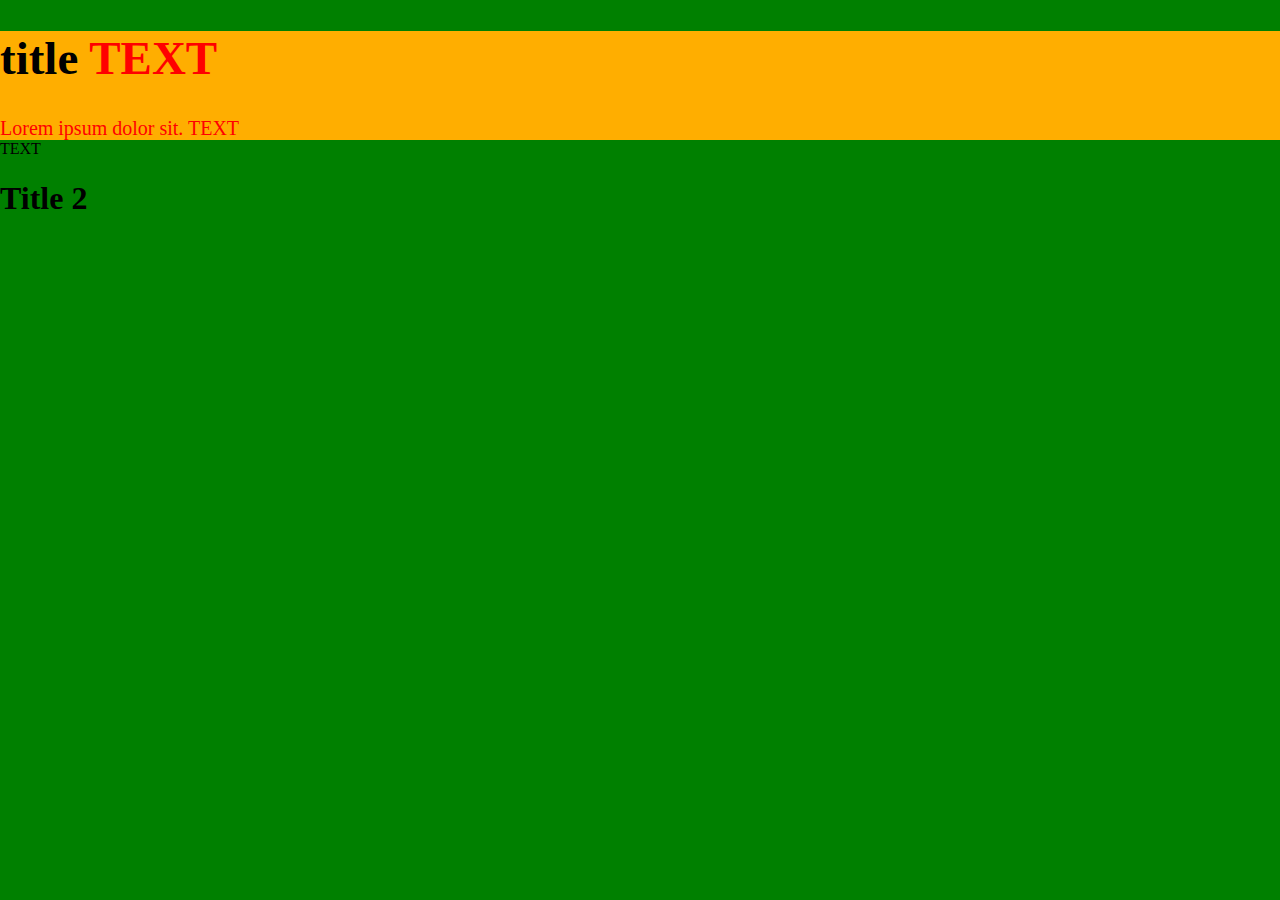
<file: TUTORIALS/SASS practice/index.html>
<!DOCTYPE html>
<html lang="en">
  <head>
    <meta charset="UTF-8" />
    <meta name="viewport" content="width=device-width, initial-scale=1.0" />
    <title>Document</title>
    <link rel="stylesheet" href="css/style.css" />
  </head>
  <body>
    <div class="wrapper active">
      <h1>title <span>TEXT</span></h1>
      <p>Lorem ipsum dolor sit. <span>TEXT</span></p>
    </div>
    <span>TEXT</span>

    <h1>Title 2</h1>
  </body>
</html>
</file>
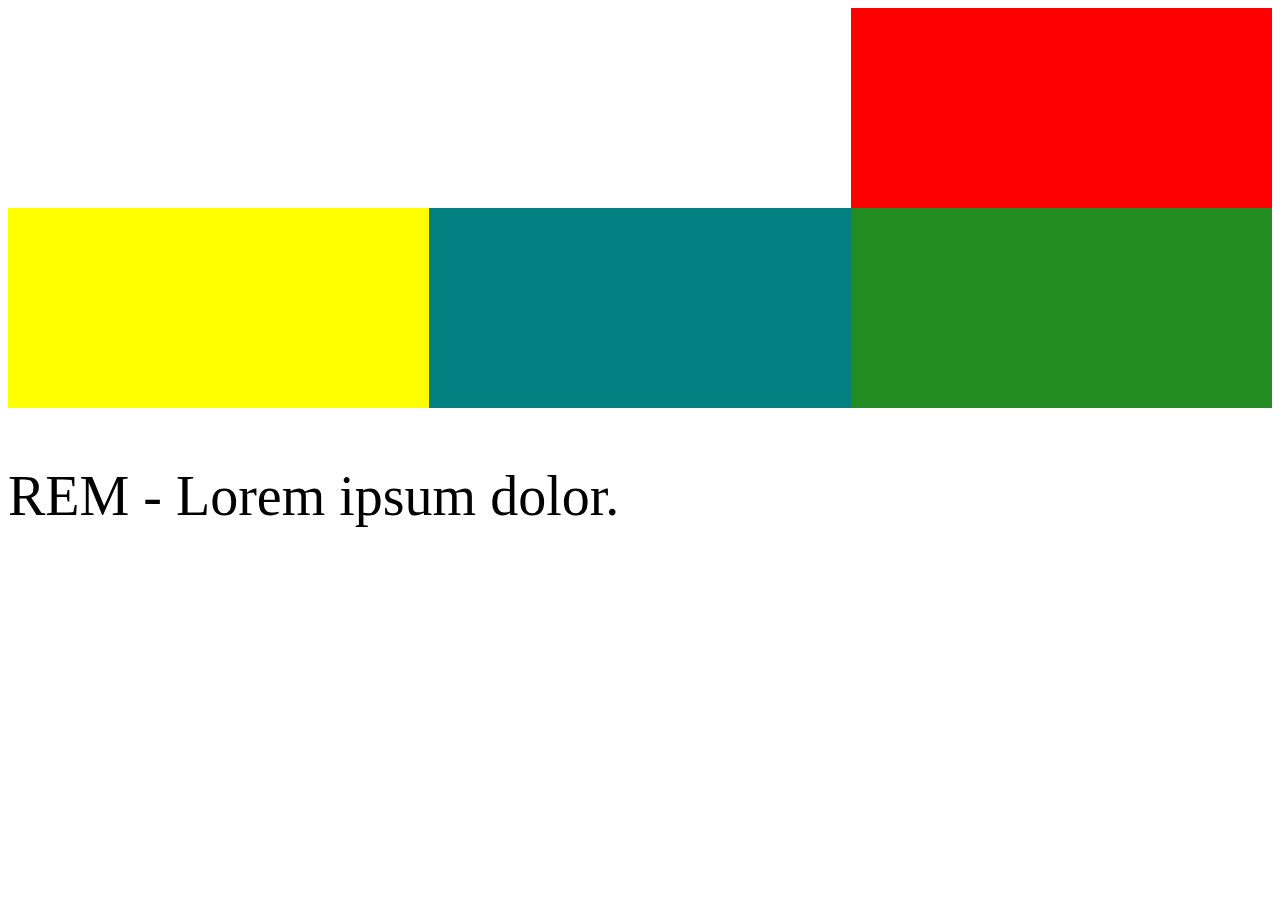
<file: TUTORIALS/GRID/basics/index.html>
<!doctype html>
<html lang="en">
<head>
    <meta charset="UTF-8">
    <meta name="viewport"
          content="width=device-width, user-scalable=no, initial-scale=1.0, maximum-scale=1.0, minimum-scale=1.0">
    <meta http-equiv="X-UA-Compatible" content="ie=edge">
    <title>Document</title>
    <link rel="stylesheet" href="style.css">
</head>
<body>
    <div class="grid-wrapper">
        <div class="grid-item1"></div>
        <div class="grid-item2"></div>
        <div class="grid-item3"></div>
        <div class="grid-item4"></div>
    </div>

    <div class="text">
        <p>REM - Lorem ipsum dolor.</p>
    </div>
</body>
</html>
</file>
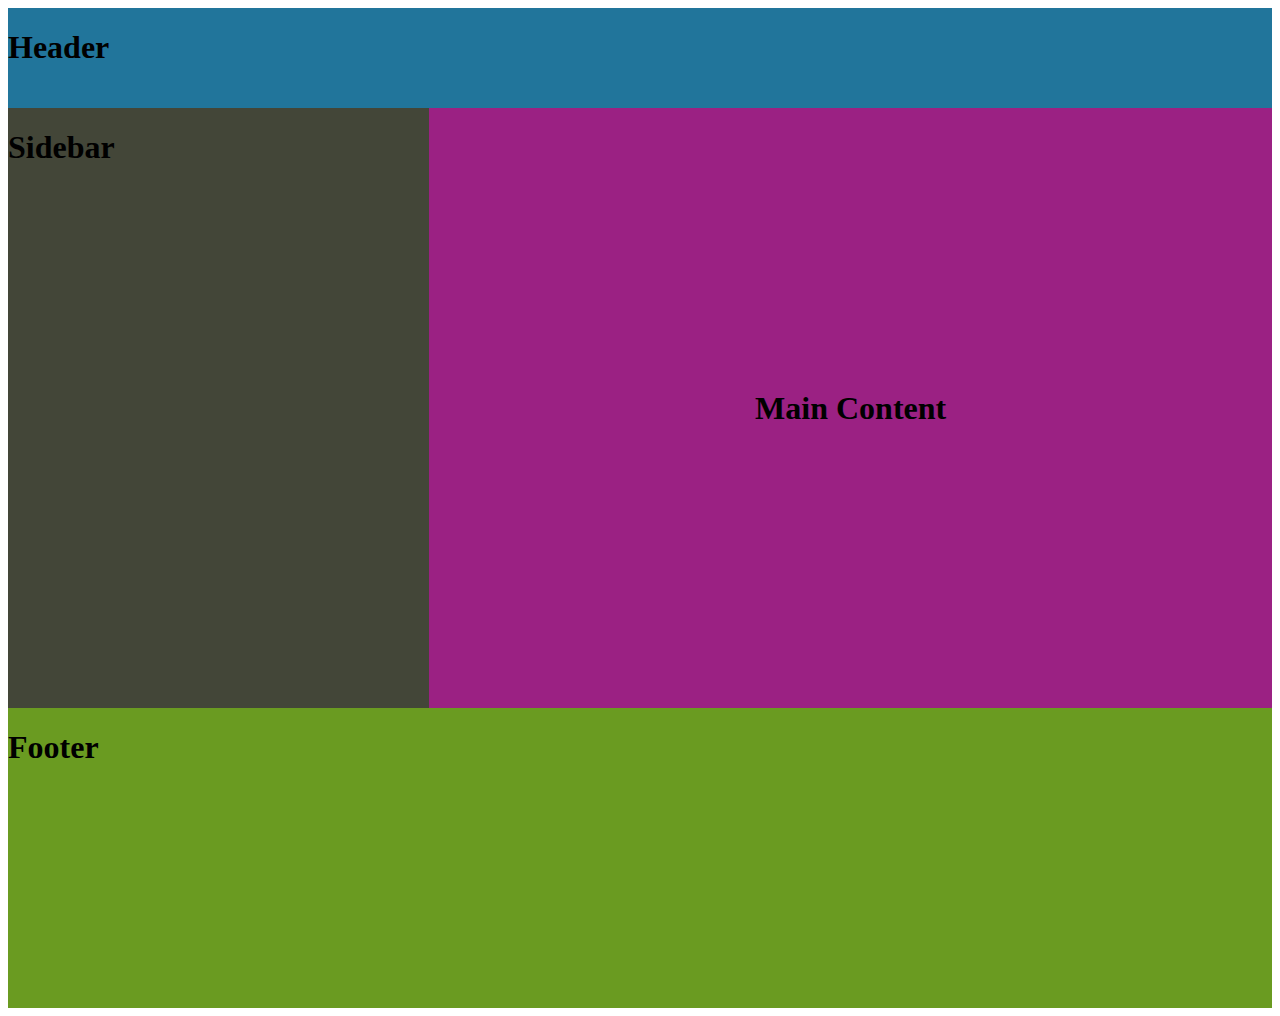
<file: TUTORIALS/GRID/grid-areas/index.html>
<!doctype html>
<html lang="en">
<head>
    <meta charset="UTF-8">
    <meta name="viewport"
          content="width=device-width, user-scalable=no, initial-scale=1.0, maximum-scale=1.0, minimum-scale=1.0">
    <meta http-equiv="X-UA-Compatible" content="ie=edge">
    <title>Document</title>
    <link rel="stylesheet" href="style.css">
</head>
<body>
    <div class="wrapper">
        <div class="header"><h1>Header</h1></div>
        <div class="main-content"><h1>Main Content</h1></div>
        <div class="sidebar"><h1>Sidebar</h1> </div>
        <div class="footer"><h1>Footer</h1> </div>
    </div>
</body>
</html>
</file>
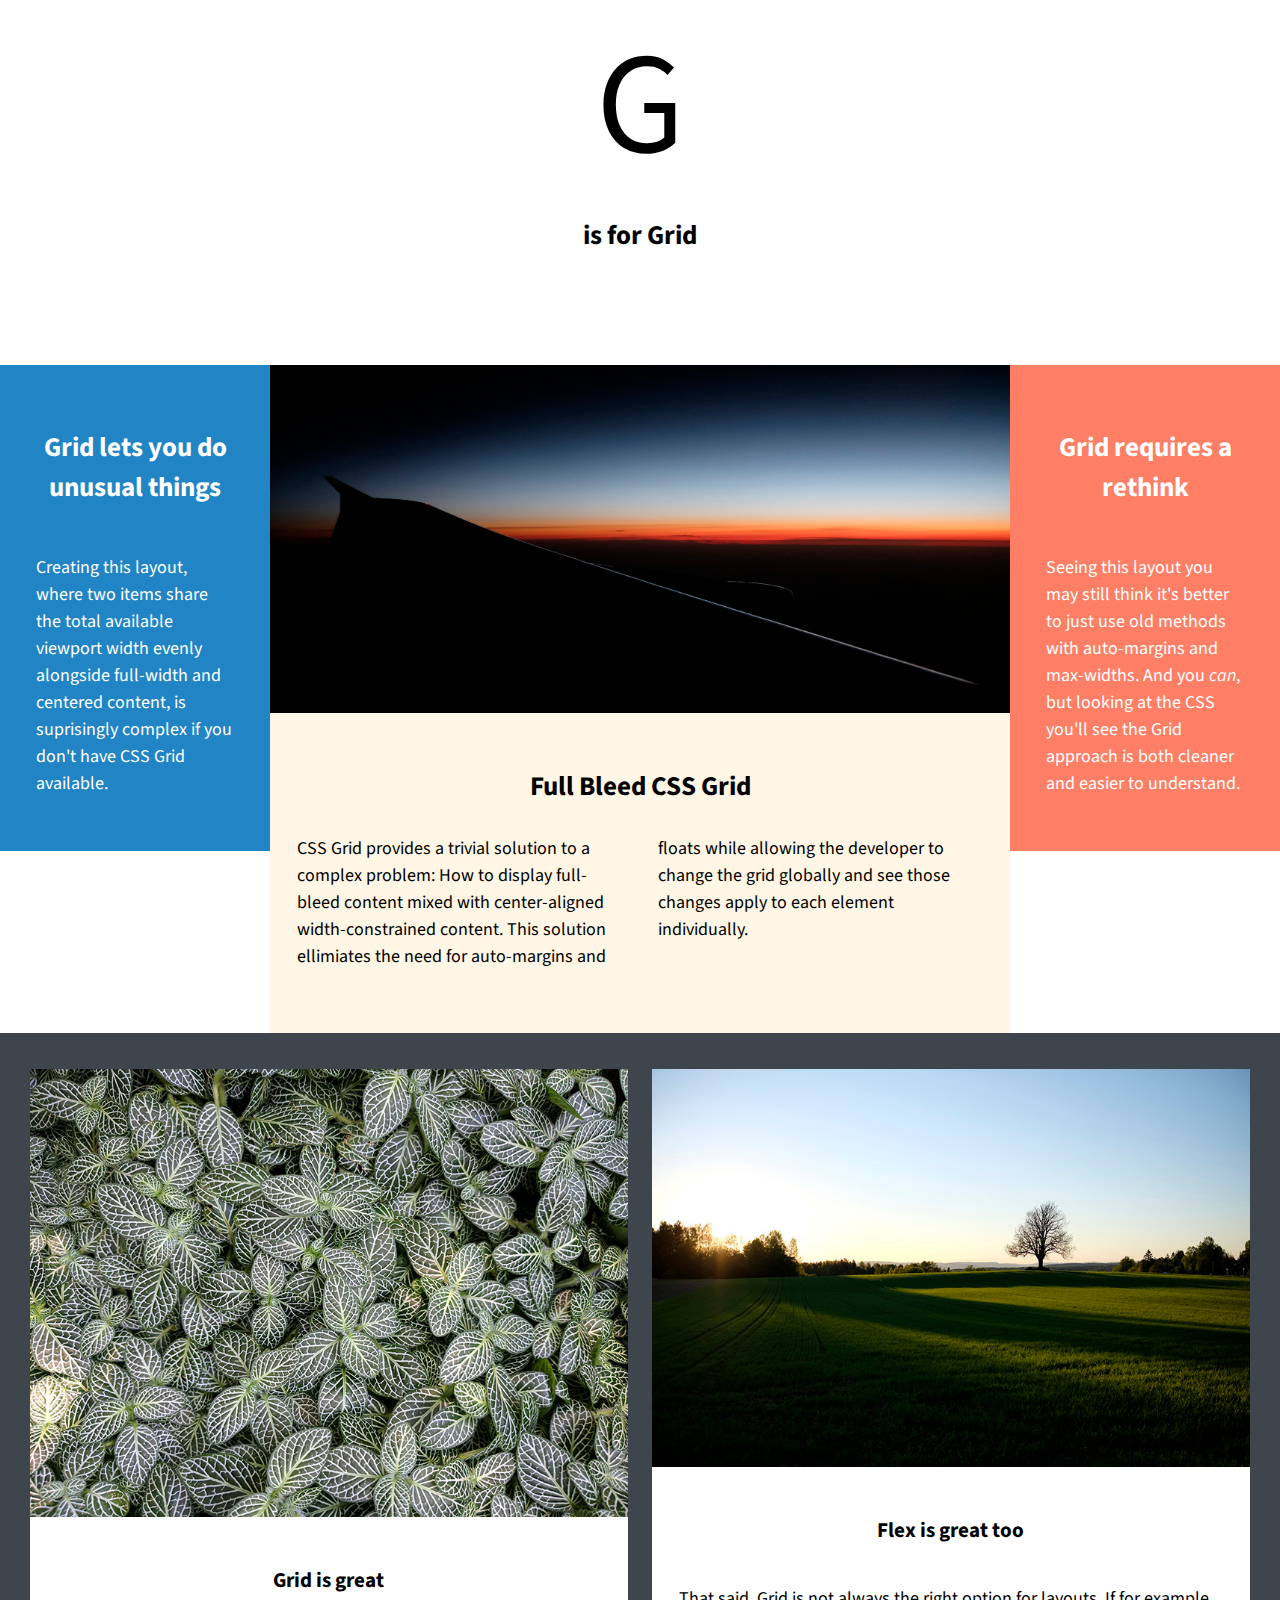
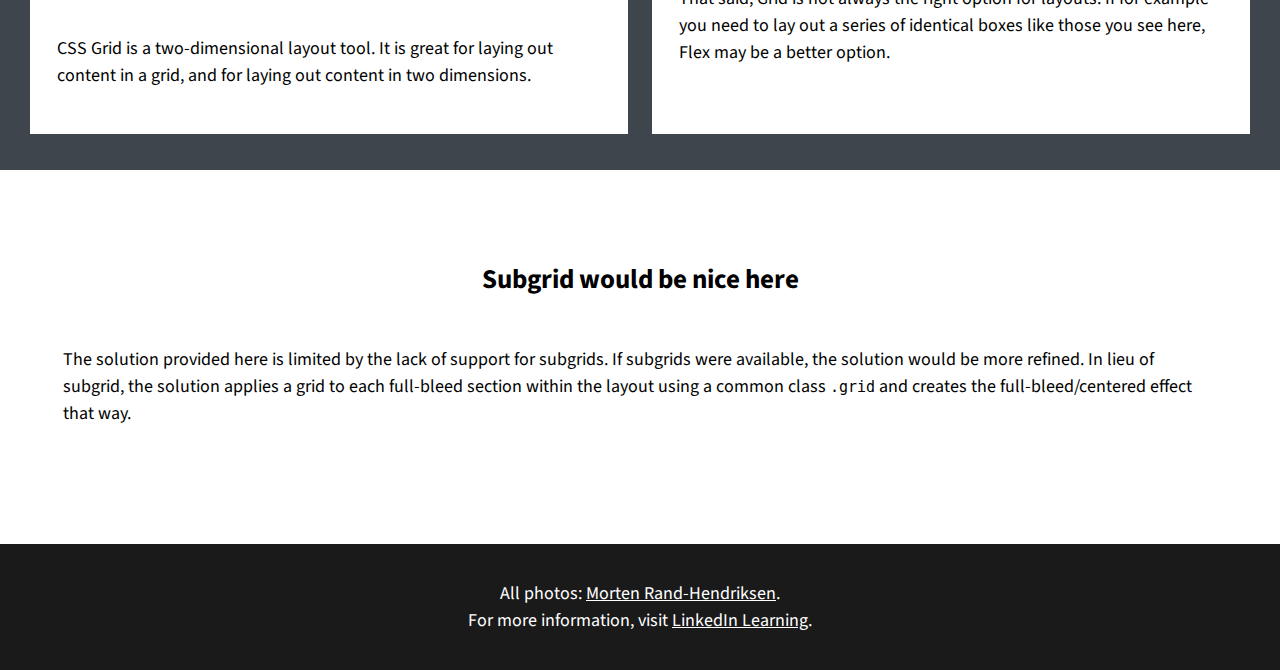
<file: TUTORIALS/GRID/multi-column-layout/index.html>
<!DOCTYPE html>
<html lang="en-US">

<head>
    <meta charset="UTF-8">
    <meta name="viewport" content="width=device-width, initial-scale=1">
    <title>Basic Grid Demo</title>
    <link href="https://fonts.googleapis.com/css?family=PT+Serif:400,400i,700,700i|Source+Sans+Pro:400,400i,600,600i" rel="stylesheet">
    <link rel="stylesheet" href="style-main.css" type="text/css" media="all">
</head>

<body class="site">
    <a class="skip-link screen-reader-text" href="#content">Skip to content</a>

    <header class="masthead">
        <div class="logo">G</div>
        <h2 class="site-title">is for Grid</h2>
    </header><!-- .masthead -->

    <figure class="feature">
        <img src="images/wing.jpg" alt="The sun sets behind the wing of an airliner.">
    </figure>

    <main id="content" class="main-area">
        <section class="splash">
            <div class="splash-content">
                <h2 class="content-title">Full Bleed CSS Grid</h2>
                <div class="splash-text">
                    <p>CSS Grid provides a trivial solution to a complex problem: How to display full-bleed content mixed with center-aligned width-constrained content. This solution ellimiates the need for auto-margins and floats while allowing the developer to change the grid globally and see those changes apply to each element individually.</p>
                </div><!-- .splash-text -->
            </div><!-- .splash-content -->
        </section><!-- .splash -->

        <section class="buckets">
            <ul>
                <li>
                    <img src="images/nerve.jpg" alt="The leaves of a Nerve Plant.">
                    <div class="bucket">
                        <h3 class="bucket-title">Grid is great</h3>
                        <p>CSS Grid is a two-dimensional layout tool. It is great for laying out content in a grid, and for laying out content in two dimensions.</p>
                    </div><!-- .bucket -->
                </li>
                <li>
                    <img src="images/tree.jpg" alt="A solitary tree in a field.">
                    <div class="bucket">
                        <h3 class="bucket-title">Flex is great too</h3>
                        <p>That said, Grid is not always the right option for layouts. If for example you need to lay out a series of identical boxes like those you see here, Flex may be a better option.</p>
                    </div><!-- .bucket -->
                </li>
            </ul>
        </section><!-- .buckets -->

        <section class="more">
            <div class="more-content">
                <h2 class="content-title">Subgrid would be nice here</h2>
                <p>The solution provided here is limited by the lack of support for subgrids. If subgrids were available, the solution would be more refined. In lieu of subgrid, the solution applies a grid to each full-bleed section within the layout using a common class <code>.grid</code> and creates the full-bleed/centered effect that way.<p>
            </div><!-- .more-content -->
        </section><!-- .more -->

    </main>

    <aside class="sidebar">
        <div class="twin">
            <h2 class="content-title">Grid lets you do unusual things</h2>
            <p>Creating this layout, where two items share the total available viewport width evenly alongside full-width and centered content, is suprisingly complex if you don't have CSS Grid available.</p>
        </div>
        <div class="twin">
            <h2 class="content-title">Grid requires a rethink</h2>
            <p>Seeing this layout you may still think it's better to just use old methods with auto-margins and max-widths. And you <em>can</em>, but looking at the CSS you'll see the Grid approach is both cleaner and easier to understand.</p>
        </div>
    </aside><!-- .sidebar -->

    <footer class="colophon">
		<aside>All photos: <a href="https://twitter.com/mor10" target="_blank" rel="nofollow">Morten Rand-Hendriksen</a>.</aside>
        <aside>For more information, visit <a href="https://linkedin.com/learning" target="_blank" rel="nofollow">LinkedIn Learning</a>.</aside>
    </footer>

</body>

</html>
</file>
<file: TUTORIALS/SASS practice/css/style.css>
html {
  line-height: 1.15; /* 1 */
  -webkit-text-size-adjust: 100%; /* 2 */
}

body {
  margin: 0;
}

main {
  display: block;
}

h1 {
  font-size: 2em;
  margin: 0.67em 0;
}

hr {
  box-sizing: content-box; /* 1 */
  height: 0; /* 1 */
  overflow: visible; /* 2 */
}

pre {
  font-family: monospace, monospace; /* 1 */
  font-size: 1em; /* 2 */
}

a {
  background-color: transparent;
}

abbr[title] {
  border-bottom: none; /* 1 */
  text-decoration: underline; /* 2 */
  -webkit-text-decoration: underline dotted;
          text-decoration: underline dotted; /* 2 */
}

b,
strong {
  font-weight: bolder;
}

code,
kbd,
samp {
  font-family: monospace, monospace; /* 1 */
  font-size: 1em; /* 2 */
}

small {
  font-size: 80%;
}

sub,
sup {
  font-size: 75%;
  line-height: 0;
  position: relative;
  vertical-align: baseline;
}

sub {
  bottom: -0.25em;
}

sup {
  top: -0.5em;
}

img {
  border-style: none;
}

button,
input,
optgroup,
select,
textarea {
  font-family: inherit; /* 1 */
  font-size: 100%; /* 1 */
  line-height: 1.15; /* 1 */
  margin: 0; /* 2 */
}

button,
input {
  /* 1 */
  overflow: visible;
}

button,
select {
  /* 1 */
  text-transform: none;
}

button,
[type=button],
[type=reset],
[type=submit] {
  -webkit-appearance: button;
}

button::-moz-focus-inner,
[type=button]::-moz-focus-inner,
[type=reset]::-moz-focus-inner,
[type=submit]::-moz-focus-inner {
  border-style: none;
  padding: 0;
}

button:-moz-focusring,
[type=button]:-moz-focusring,
[type=reset]:-moz-focusring,
[type=submit]:-moz-focusring {
  outline: 1px dotted ButtonText;
}

fieldset {
  padding: 0.35em 0.75em 0.625em;
}

legend {
  box-sizing: border-box; /* 1 */
  color: inherit; /* 2 */
  display: table; /* 1 */
  max-width: 100%; /* 1 */
  padding: 0; /* 3 */
  white-space: normal; /* 1 */
}

progress {
  vertical-align: baseline;
}

textarea {
  overflow: auto;
}

[type=checkbox],
[type=radio] {
  box-sizing: border-box; /* 1 */
  padding: 0; /* 2 */
}

/**
     * Correct the cursor style of increment and decrement buttons in Chrome.
     */
[type=number]::-webkit-inner-spin-button,
[type=number]::-webkit-outer-spin-button {
  height: auto;
}

/**
     * 1. Correct the odd appearance in Chrome and Safari.
     * 2. Correct the outline style in Safari.
     */
[type=search] {
  -webkit-appearance: textfield; /* 1 */
  outline-offset: -2px; /* 2 */
}

/**
     * Remove the inner padding in Chrome and Safari on macOS.
     */
[type=search]::-webkit-search-decoration {
  -webkit-appearance: none;
}

/**
     * 1. Correct the inability to style clickable types in iOS and Safari.
     * 2. Change font properties to `inherit` in Safari.
     */
::-webkit-file-upload-button {
  -webkit-appearance: button; /* 1 */
  font: inherit; /* 2 */
}

/* Interactive
       ========================================================================== */
/*
     * Add the correct display in Edge, IE 10+, and Firefox.
     */
details {
  display: block;
}

/*
     * Add the correct display in all browsers.
     */
summary {
  display: list-item;
}

/* Misc
       ========================================================================== */
/**
     * Add the correct display in IE 10+.
     */
template {
  display: none;
}

/**
     * Add the correct display in IE 10.
     */
[hidden] {
  display: none;
}

* {
  margin: 0;
  padding: 0;
  box-sizing: border-box;
}

body {
  background-color: green;
}

.wrapper {
  display: none;
  background-color: rgb(255, 174, 0);
}
.wrapper h1 {
  font-size: 47px;
  font-weight: bold;
}
.wrapper h1 span {
  color: red;
}
.wrapper h1 span:hover {
  color: floralwhite;
}
.wrapper h1:hover {
  color: floralwhite;
}
.wrapper p {
  font-size: 20px;
  color: red;
}
.wrapper.active {
  display: block;
}

a {
  text-decoration: none;
}

h1 {
  color: black;
}/*# sourceMappingURL=style.css.map */
</file>
<file: TUTORIALS/GRID/basics/style.css>
.grid-wrapper{
    display: grid;
    grid-template-columns: 50% 50%;
    grid-template-columns: 1fr 1fr; /*Fractions*/
    grid-template-columns: 1fr 2fr;
    grid-template-columns: 900px minmax(100px, 200px) 500px; /*minmax*/ /*1em = 16px*/
    grid-template-columns: repeat(3, 1fr); /*repeat()*/
    grid-template-columns: [line-first] 1fr [line-second] 1fr [line-third] 1fr [line-last]; /*named lines*/
    grid-template-columns: [main-start] 1fr [main-end] 1fr [sidebar-start] 1fr [sidebar-end]; /*named lines*/
}

.grid-wrapper div{
    width: 100%;
    height: 200px;
}

.grid-item1{
    background-color: red;
    grid-column: 1/4;
    grid-column: line-second/line-last;
    grid-column: sidebar;
    /*!*named lines*!*/
    /*grid-column: main-start/sidebar-end;*/
    /*grid-column: main/sidebar;*/
    /*grid-column: main;*/
    /*grid-row: 1/2;*/
}
.grid-item2{
    background-color: yellow;
}
.grid-item3{
    background-color: teal;
    /*grid-column: 2 span;*/
    /*grid-row: 2/3;*/
}
.grid-item4{
    background-color: forestgreen;
    /*grid-row: 3; !*extendable*!*/
}

.text{
    font-size: 28px;
}

.text p{
    font-size: 32px;
    font-size: 2rem; /*1rem = 24px*/ /*font-side: 48px*/
    font-size: 2em; /*1em = 28px*/ /*font-size: 52px*/
}

/*button{*/
/*    font-size: 30px;*/
/*}*/

/*button{*/
/*    padding: 1em;*/
/*}*/
</file>
<file: TUTORIALS/GRID/grid-areas/style.css>
/*.wrapper{*/
/*    display: grid;*/
/*    grid-template-columns: repeat(3, 1fr);*/
/*    grid-template-rows: minmax(100px, auto) repeat(3, minmax(200px, auto)) minmax(300px, auto);*/
/*    grid-template-areas:*/
/*        "header header header"*/
/*        "sidebar main main"*/
/*        "sidebar main main"*/
/*        "sidebar main main"*/
/*        "footer footer footer"*/
/*    ;        !*Create empty area with ".":   "sidebar . main"*!*/
/*}*/

.wrapper{
    display: grid;
    grid-template-columns: repeat(3, 1fr);
    grid-template-rows: minmax(100px, auto) repeat(3, minmax(200px, auto)) minmax(300px, auto);
    grid-auto-rows: minmax(100px, auto);
    grid-template-areas:
        "header header header"
        "sidebar main main"
        "sidebar main main"
        "sidebar main main"
        "footer footer footer"
    ;
}

.wrapper div{
    /*height: 200px;*/
}
.header{
    background-color: #21759b;
    grid-area: header;
}
.main-content{
    background-color: #9b2183;
    grid-area: main;
    display: inherit;
    align-content: center;
    justify-content: center;
}
.sidebar{
    background-color: #434638;
    grid-area: sidebar;
}
.footer{
    background-color: #6a9b21;
    grid-area: footer;
}

@media screen and (max-width: 768px){
    .wrapper{
        grid-template-columns: repeat(2, 1fr);
        grid-template-rows: minmax(100px, auto) minmax(150px, auto) repeat(3, minmax(200px, auto)) minmax(300px, auto);
        grid-template-areas:
        "header header"
        "sidebar sidebar"
        "main main"
        "main main"
        "main main"
        "footer footer"
    ;
    }
}

/*.wrapper div{*/
/*    width: 100%;*/
/*    color: white;*/
/*    font-size: 1.2rem;*/
/*    display: grid;*/
/*    place-items: center;*/
/*}*/

/*.header{*/
/*    background-color: red;*/
/*    grid-area: header;*/
/*}*/
/*.main-content{*/
/*    background-color: yellow;*/
/*    grid-area: main;*/
/*}*/
/*.sidebar{*/
/*    background-color: teal;*/
/*    grid-area: sidebar;*/
/*}*/
/*.footer{*/
/*    background-color: forestgreen;*/
/*    grid-area: footer;*/
/*}*/

/*@media screen and (max-width: 760px){*/
/*    .wrapper{*/
/*        grid-template-columns: repeat(2, 1fr);*/
/*        grid-template-rows: minmax(100px, auto) repeat(4, minmax(200px, auto)) minmax(300px, auto);*/
/*        grid-template-areas:*/
/*            "header header"*/
/*            "sidebar sidebar"*/
/*            "main main"*/
/*            "main main"*/
/*            "main main"*/
/*            "footer footer"*/
/*        ;*/
/*    }*/
/*}*/
</file>
<file: TUTORIALS/GRID/multi-column-layout/style-main.css>
/*--------------------------------------------------------------
Accessibility
--------------------------------------------------------------*/
/* Text meant only for screen readers */
.screen-reader-text {
	clip: rect(1px, 1px, 1px, 1px);
	position: absolute !important;
	height: 1px;
	width: 1px;
	overflow: hidden;
}

.screen-reader-text:hover,
.screen-reader-text:active,
.screen-reader-text:focus {
	background-color: #f1f1f1;
	border-radius: 3px;
	box-shadow: 0 0 2px 2px rgba(0, 0, 0, 0.6);
	clip: auto !important;
	color: #21759b;
	display: block;
	font-size: 14px;
	font-weight: bold;
	height: auto;
	left: 5px;
	line-height: normal;
	padding: 15px 23px 14px;
	text-decoration: none;
	top: 5px;
	width: auto;
	z-index: 100000; /* Above WP toolbar */
}

/*--------------------------------------------------------------
Typography
--------------------------------------------------------------*/

body {
	margin: 0;
}

body,
button,
input,
select,
textarea {
	font-family: 'Source Sans Pro', 'Helvetica', 'Arial', sans-serif;
	font-size: 18px;
	line-height: 1.5;
}

h1,
h2,
h3,
h4,
h5,
h6 {
	clear: both;
}

p {
	margin-bottom: 1.5em;
}

b,
strong {
	font-weight: bold;
}

dfn,
cite,
em,
i {
	font-style: italic;
}

blockquote {
	margin: 0 1.5em;
}

address {
	margin: 0 0 1.5em;
}

pre {
    display: inline-block;
    font-family: "Courier 10 Pitch", Courier, monospace;
    color: #ddca7e;
    background: #282c34;
	padding: .5em .8em;
    border-radius: .2em;
}

code,
kbd,
tt,
var {
	font: 15px Monaco, Consolas, "Andale Mono", "DejaVu Sans Mono", monospace;
}

abbr,
acronym {
	border-bottom: 1px dotted #666;
	cursor: help;
}

mark,
ins {
	background: #fff9c0;
	text-decoration: none;
}

sup,
sub {
	font-size: 75%;
	height: 0;
	line-height: 0;
	position: relative;
	vertical-align: baseline;
}

sup {
	bottom: 1ex;
}

sub {
	top: .5ex;
}

small {
	font-size: 75%;
}

big {
	font-size: 125%;
}

figure {
	margin: 0;
	padding: 0;
}


/*--------------------------------------------------------------
General styling
--------------------------------------------------------------*/

h1,
h2,
h3 {
	text-align: center;
	margin: 0;
	padding: 1em 0;
}

p {
	margin: 0;
	padding: 1em 0;
}

img {
	display: block;
	border: 0;
	width: 100%;
	height: auto;
}


/* Promo section */

.logo,
.site-title {
	text-align: center;
}

.logo {
	font-size: 8em;
}

.site-title {
	margin-top: -1em;
	margin-bottom: 3em;
}

/* Splash section */

.splash {
	background: #FFF6E5;
	padding-bottom: 2em;
}

.splash-content {
	padding: 1.5em;
}

@media screen and (min-width: 600px) {
	.splash-text {
		columns: 2;
		column-gap: 2em;
	}

	.splash-text p {
		padding-top: 0;
	}
}

/* Buckets section */

.buckets {
	padding: 2em 1em 1em;
	background: #3E454C;
}

.buckets ul {
	margin: 0;
	padding: 0;
}

.buckets li {
	margin-bottom: 1em;
	background: white;
	list-style-type: none;
}

.bucket {
	padding: 1.5em;
}

/* More section */

.more {
	padding: 2em;
}

.more-content {
	padding: 1.5em;
}

/* Twins section */

.sidebar {
	background: hsl(0, 0%, 90%);
}

.twin {
	padding: 2em;
	background: #2185C5;
	color: white;
}

.twin:last-of-type {
	background: #FF7F66;
}

/* Colophon section */
.colophon {
	padding: 2em;
	background: hsl(0, 0%, 10%);
	color: white;
	text-align: center;
}

.colophon a {
	color: white;
}

.colophon a:hover,
.colophon a:focus {
	border-bottom: 1px solid white;
}


/*--------------------------------------------------------------
Use flex to create a three-bucket layout
--------------------------------------------------------------*/

@media screen and (min-width: 700px) {
	@supports (display: flex) {

		.buckets ul {
			display: flex;
			justify-content: space-around;
		}

		.buckets li {
			width: 48%;
		}

	}
}

/*--------------------------------------------------------------
Basic responsive layout for all browsers:
--------------------------------------------------------------*/

.site {
	max-width: 50em;
	margin: 0 auto;
}

/*--------------------------------------------------------------
CSS Grid layout for modern browsers:
--------------------------------------------------------------*/

@supports (grid-area: auto) {
	@media screen and (min-width: 50em) {
		.site{
			max-width: none;
			display: grid;
			grid-template-columns: 15em auto;
		}

		.masthead{
			grid-column: 1/2;
			grid-row: 1/3;
		}

		.sidebar{
			grid-column: 2/4;
			grid-row: 3/4;
		}

		.feature{
			grid-column: 2/4;
		}

		.main-area{
			grid-column: 2/4;
			grid-row: 2/3;
		}

		.colophon{
			grid-column: 1/4;
		}
	}

	@media screen and (min-width: 65em) {
		.site{
			/*grid-template-columns: 15em auto 15em;*/
			grid-template-columns: 8em auto 13em;
		}

		.sidebar{
			grid-column: 3/4;
			grid-row: 1/4;
		}

		.main-area{
			grid-column: 2/3;
		}

		.feature{
			grid-column: 2/3;
		}
	}

	@media screen and (min-width: 75em) {
		.site{
			grid-template-columns: 15em auto 15em;
		}
		.masthead{
			grid-column: 1/4;
			grid-row: 1/2;
		}

		.feature{
			grid-row: 2/3;
		}
		.main-area{
			grid-row: 3/4;
			grid-column: 1/4;
			display: grid;
			grid-template-columns: inherit;
		}

		.splash{
			grid-column: 2/3;
		}

		.buckets, .more{
			grid-column: 1/4;
		}


		.sidebar{
			display: grid;
			grid-template-columns: inherit;
			grid-column: 1/4;
			grid-row: 2/3;
			height: 0;
		}

		.twin:last-of-type{
			grid-column: 3/4;
		}


	}
}

/*@supports (grid-area: auto) {*/
/*	@media screen and (min-width: 50em){*/
/*		.site{*/
/*			max-width: none;*/
/*			display: grid;*/
/*			grid-template-columns: 15em auto;*/
/*		}*/

/*		.masthead {*/
/*			grid-column: 1/2;*/
/*			grid-row: 1/3;*/
/*		}*/

/*		.feature{*/
/*			grid-column: 2/4;*/
/*		}*/

/*		.main-area{*/
/*			grid-column: 2/3;*/
/*		}*/

/*		.sidebar{*/
/*			grid-column: 2/3;*/
/*		}*/

/*		.colophon{*/
/*			grid-column: 1/3;*/
/*		}*/
/*	}*/

/*	@media screen and (min-width: 65em){*/

/*		.site{*/
/*			!*grid-template-columns: 15em auto 15em;*!*/
/*			grid-template-columns: 15em minmax(auto, 30em) 15em;*/
/*			justify-content: center;*/
/*		}*/
/*		.sidebar{*/
/*			grid-column: 3/4;*/
/*			!*grid-row: 1/3;*!*/
/*		}*/

/*		.colophon{*/
/*			grid-column: 1/4;*/
/*		}*/
/*	}*/

/*	@media screen and (min-width: 75em){*/
/*		.site{*/
/*			grid-template-columns: 15em auto 15em;*/
/*		}*/
/*		.masthead{*/
/*			grid-column: 1/4;*/
/*			grid-row: 1/2;*/
/*		}*/

/*		.feature{*/
/*			grid-column: 2/3;*/
/*		}*/

/*		.sidebar{*/
/*			display: inherit;*/
/*			grid-template-columns: inherit;*/
/*			grid-column: 1/4;*/
/*			grid-row: 2/3;*/
/*			height: 0;*/
/*		}*/

/*		.twin:last-of-type{*/
/*			grid-column: 3/4;*/
/*		}*/

/*		.main-area{*/
/*			display: inherit;*/
/*			grid-template-columns: inherit;*/
/*			grid-column: 1/4;*/
/*		}*/

/*		.splash{*/
/*			display: inherit;*/
/*			grid-column: 2/3;*/
/*		}*/

/*		.more{*/
/*			display: inherit;*/
/*			grid-column: 1/4;*/
/*			grid-row: 4/5;*/
/*		}*/

/*		.buckets{*/
/*			display: inherit;*/
/*			grid-column: 1/4;*/
/*			grid-row: 3/4;*/
/*		}*/
/*	}*/

/*}*/
</file>
